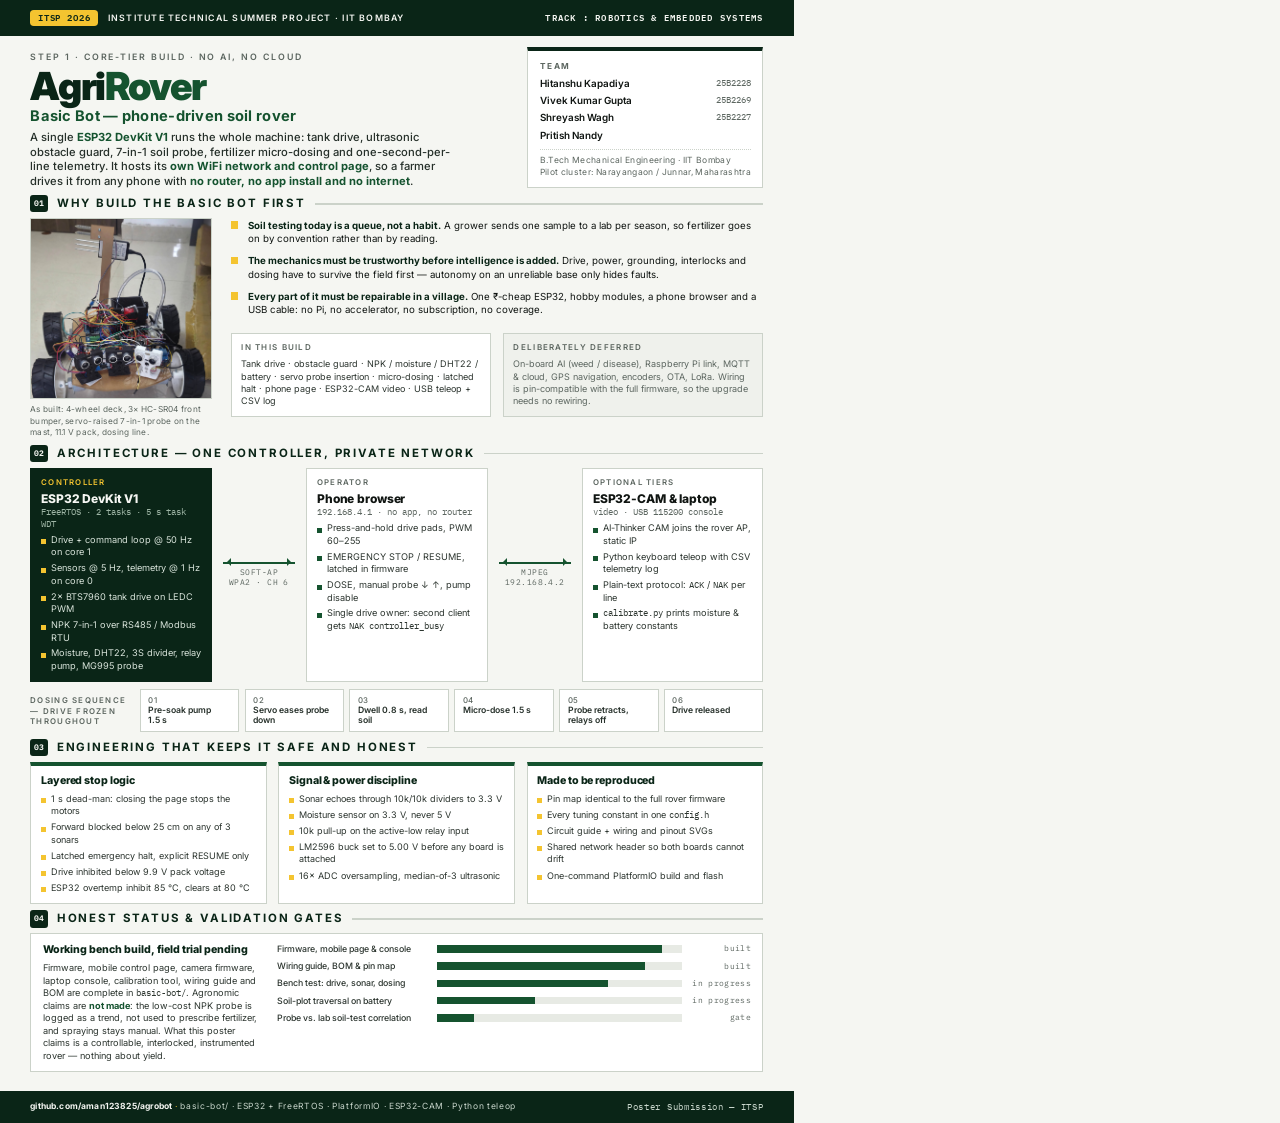
<file: poster/basic-bot-poster.html>
<!DOCTYPE html>
<html lang="en">
<head>
<meta charset="utf-8" />
<title>AgriRover Basic Bot — ITSP Poster</title>
<link rel="preconnect" href="https://fonts.googleapis.com" />
<link rel="preconnect" href="https://fonts.gstatic.com" crossorigin />
<link href="https://fonts.googleapis.com/css2?family=Inter:wght@400;500;600;700;800;900&family=IBM+Plex+Mono:wght@400;500;600&display=swap" rel="stylesheet" />
<style>
  :root{
    --ink:#101512;
    --paper:#F5F6F2;
    --green:#15532F;
    --green-deep:#0A2517;
    --yellow:#F4C430;
    --muted:#5C6660;
    --line:#CBD2C9;
  }
  *{box-sizing:border-box;margin:0;padding:0}
  @page{size:A4 portrait;margin:0}
  html,body{background:var(--paper);color:var(--ink)}
  body{
    font-family:'Inter',system-ui,sans-serif;
    -webkit-font-smoothing:antialiased;
    font-size:7.3pt;
    line-height:1.36;
  }
  .page{
    width:210mm;height:297mm;
    display:flex;flex-direction:column;
    background:var(--paper);
    overflow:hidden;
  }
  .mono{font-family:'IBM Plex Mono',ui-monospace,monospace}

  /* ---------- top rule ---------- */
  .topbar{
    display:flex;align-items:center;justify-content:space-between;
    background:var(--green-deep);color:var(--paper);
    padding:2.6mm 8mm;
    font-size:6.6pt;letter-spacing:.14em;text-transform:uppercase;font-weight:600;
  }
  .topbar .tag{display:flex;align-items:center;gap:2.5mm}
  .chip{background:var(--yellow);color:var(--green-deep);padding:.6mm 2mm;border-radius:1mm;letter-spacing:.1em}

  .body{flex:1;display:flex;flex-direction:column;gap:1.8mm;padding:3mm 8mm 0}

  /* ---------- masthead ---------- */
  .masthead{display:flex;align-items:flex-end;justify-content:space-between;gap:6mm}
  h1{
    font-size:29pt;line-height:.88;font-weight:900;letter-spacing:-.035em;
    color:var(--green-deep);
  }
  h1 span{color:var(--green)}
  h1 .sub{display:block;font-size:11pt;line-height:1.1;letter-spacing:.02em;font-weight:700;color:var(--green);margin-top:1.4mm}
  .kicker{
    font-size:6.6pt;letter-spacing:.22em;text-transform:uppercase;
    color:var(--muted);font-weight:600;margin-bottom:1.6mm;
  }
  .deck{
    margin-top:1.6mm;font-size:8.4pt;line-height:1.3;font-weight:500;max-width:112mm;
    color:#26302A;
  }
  .deck b{color:var(--green);font-weight:700}
  .team{
    border:.45mm solid var(--line);border-top:1.2mm solid var(--green-deep);
    padding:2.4mm 3mm;min-width:52mm;background:#fff;
  }
  .team h4{font-size:6.2pt;letter-spacing:.18em;text-transform:uppercase;color:var(--muted);margin-bottom:1.4mm}
  .team ul{list-style:none;display:flex;flex-direction:column;gap:1mm}
  .team li{display:flex;justify-content:space-between;gap:3mm;font-size:7.4pt}
  .team li b{font-weight:600}
  .team .roll{color:var(--muted);font-size:6.8pt}
  .team .foot{margin-top:1.8mm;padding-top:1.4mm;border-top:.4mm dotted var(--line);font-size:6.4pt;color:var(--muted);letter-spacing:.04em}

  /* ---------- section headers ---------- */
  .sh{display:flex;align-items:center;gap:2.4mm;margin-bottom:1.4mm}
  .sh .n{
    font-size:6.2pt;font-weight:700;background:var(--green-deep);color:var(--paper);
    width:4.6mm;height:4.6mm;display:flex;align-items:center;justify-content:center;border-radius:.8mm;
  }
  .sh h2{font-size:8.6pt;letter-spacing:.16em;text-transform:uppercase;font-weight:700;color:var(--green-deep)}
  .sh .rule{flex:1;height:.4mm;background:var(--line)}

  /* ---------- hero + scope ---------- */
  .split{display:flex;gap:5mm;align-items:stretch}
  .hero{width:48mm;flex:none;display:flex;flex-direction:column}
    .hero .frame{height:48mm;overflow:hidden;border:.45mm solid var(--line);background:#F2F3EF}
  .hero img{width:100%;height:100%;object-fit:cover;object-position:50% 45%;display:block}
  .cap{font-size:6.2pt;color:var(--muted);margin-top:1.4mm;letter-spacing:.03em}
  .colright{flex:1;display:flex;flex-direction:column;gap:2.4mm}

  .facts{display:flex;flex-direction:column;gap:2mm}
  .fact{display:flex;gap:2.6mm;align-items:baseline}
  .fact .b{width:2mm;height:2mm;background:var(--yellow);flex:none;margin-top:1mm}
  .fact p{flex:1}
  .fact strong{font-weight:700;color:var(--green-deep)}

  /* scope in / out */
  .scope{display:flex;gap:3mm;margin-top:2mm}
  .scopecol{flex:1;border:.4mm solid var(--line);background:#fff;padding:2.2mm 2.6mm}
  .scopecol.out{background:#EFF1EC}
  .scopecol h5{font-size:6pt;letter-spacing:.16em;text-transform:uppercase;color:var(--muted);font-weight:600;margin-bottom:1.4mm}
  .scopecol p{font-size:6.8pt;color:#2C352F}
  .scopecol.out p{color:var(--muted)}

  /* ---------- architecture ---------- */
  .arch{display:flex;gap:3mm;align-items:stretch}
  .node{
    flex:1;border:.45mm solid var(--line);background:#fff;padding:2.2mm 2.6mm;
    display:flex;flex-direction:column;gap:1.2mm;
  }
  .node.dark{background:var(--green-deep);border-color:var(--green-deep);color:var(--paper)}
  .node.dark .nlabel{color:var(--yellow)}
  .node.dark li{color:#D8E3DA}
  .node.dark li::before{background:var(--yellow)}
  .nlabel{font-size:5.9pt;letter-spacing:.16em;text-transform:uppercase;color:var(--muted);font-weight:600}
  .ntitle{font-size:9pt;font-weight:800;line-height:1.1;letter-spacing:-.01em}
  .nsub{font-size:6.4pt;color:var(--muted);margin-top:-1mm}
  .node.dark .nsub{color:#9FB6A6}
  .node ul{list-style:none;display:flex;flex-direction:column;gap:.9mm}
  .node li{font-size:6.9pt;padding-left:2.6mm;position:relative;color:#2C352F}
  .node li::before{content:'';position:absolute;left:0;top:1.5mm;width:1.3mm;height:1.3mm;background:var(--green)}
  .link{flex:none;width:19mm;display:flex;flex-direction:column;align-items:center;justify-content:center;gap:1mm}
  .link .wire{width:100%;height:.5mm;background:var(--green);position:relative}
  .link .wire::before,.link .wire::after{content:'';position:absolute;top:-1.05mm;border:1.1mm solid transparent}
  .link .wire::before{left:0;border-right-color:var(--green)}
  .link .wire::after{right:0;border-left-color:var(--green)}
  .link span{font-size:5.7pt;letter-spacing:.06em;color:var(--muted);text-align:center;line-height:1.25}

  /* ---------- cards ---------- */
  .cards{display:flex;gap:3mm}
  .card{flex:1;border:.45mm solid var(--line);border-top:1.2mm solid var(--green);background:#fff;padding:2.2mm 2.6mm;display:flex;flex-direction:column;gap:1.2mm}
  .card h3{font-size:8pt;font-weight:800;letter-spacing:-.01em;color:var(--green-deep)}
  .card ul{list-style:none;display:flex;flex-direction:column;gap:1mm}
  .card li{font-size:6.8pt;padding-left:2.6mm;position:relative;color:#2C352F}
  .card li::before{content:'';position:absolute;left:0;top:1.4mm;width:1.3mm;height:1.3mm;background:var(--yellow)}

  /* ---------- dosing sequence ---------- */
  .loopwrap{display:flex;align-items:center;gap:3mm;margin-top:2mm}
  .loopwrap .nlabel{width:26mm;flex:none;line-height:1.3}
  .loop{flex:1;display:flex;gap:1.4mm}
  .step{flex:1;border:.4mm solid var(--line);background:#fff;padding:1.4mm 2mm;font-size:6.5pt;font-weight:600;color:#26302A;line-height:1.2}
  .step em{display:block;font-style:normal;font-size:5.9pt;font-weight:500;color:var(--muted);letter-spacing:.06em;text-transform:uppercase}

  /* ---------- status ---------- */
  .status{display:flex;gap:4mm;border:.45mm solid var(--line);background:#fff;padding:2.4mm 3mm}
  .status .left{width:58mm;flex:none}
  .status h3{font-size:8pt;font-weight:800;color:var(--green-deep);margin-bottom:1.2mm}
  .status p{font-size:6.9pt;color:#2C352F}
  .status p b{color:var(--green)}
  .gates{flex:1;display:flex;flex-direction:column;gap:1.4mm}
  .gate{display:flex;align-items:center;gap:2.4mm}
  .gate .lab{font-size:6.6pt;width:40mm;flex:none;color:#2C352F;font-weight:500}
  .gate .track{flex:1;height:2mm;background:#E7EAE4;position:relative}
  .gate .fill{position:absolute;left:0;top:0;bottom:0;background:var(--green)}
  .gate .pct{font-size:6.2pt;color:var(--muted);width:16mm;flex:none;text-align:right;letter-spacing:.04em}

  /* ---------- footer ---------- */
  footer{
    margin-top:auto;display:flex;align-items:center;justify-content:space-between;
    background:var(--green-deep);color:#C9D6CC;padding:2.6mm 8mm;font-size:6.4pt;letter-spacing:.08em;
  }
  footer b{color:var(--paper);letter-spacing:.02em}
  footer .yellow{color:var(--yellow)}
</style>
</head>
<body>
<div class="page">

  <div class="topbar">
    <div class="tag">
      <span class="chip mono">ITSP 2026</span>
      <span>Institute Technical Summer Project · IIT Bombay</span>
    </div>
    <div class="mono">Track&nbsp;: Robotics &amp; Embedded Systems</div>
  </div>

  <div class="body">

    <!-- MASTHEAD -->
    <div class="masthead">
      <div>
        <div class="kicker">Step 1 · Core-tier build · no AI, no cloud</div>
        <h1>Agri<span>Rover</span><span class="sub">Basic Bot — phone-driven soil rover</span></h1>
        <p class="deck">
          A single <b>ESP32 DevKit V1</b> runs the whole machine: tank drive, ultrasonic obstacle
          guard, 7-in-1 soil probe, fertilizer micro-dosing and one-second-per-line telemetry.
          It hosts its <b>own WiFi network and control page</b>, so a farmer drives it from any
          phone with <b>no router, no app install and no internet</b>.
        </p>
      </div>
      <div class="team">
        <h4>Team</h4>
        <ul>
          <li><b>Hitanshu Kapadiya</b><span class="roll mono">25B2228</span></li>
          <li><b>Vivek Kumar Gupta</b><span class="roll mono">25B2269</span></li>
          <li><b>Shreyash Wagh</b><span class="roll mono">25B2227</span></li>
          <li><b>Pritish Nandy</b><span class="roll mono"></span></li>
        </ul>
        <div class="foot">B.Tech Mechanical Engineering · IIT Bombay<br />Pilot cluster: Narayangaon / Junnar, Maharashtra</div>
      </div>
    </div>

    <!-- WHY + SCOPE -->
    <div>
      <div class="sh"><span class="n mono">01</span><h2>Why build the basic bot first</h2><span class="rule"></span></div>
      <div class="split">
        <div class="hero">
          <div class="frame">
            <img src="assets/basic-bot-real-front.jpg" alt="The assembled AgriRover Basic Bot prototype: four-wheel chassis with three forward ultrasonic sensors and a raised soil-probe arm" /></div>
          <div class="cap">As built: 4-wheel deck, 3× HC-SR04 front bumper, servo-raised 7-in-1 probe on the mast, 11.1 V pack, dosing line.</div>
        </div>
        <div class="colright">
          <div class="facts">
            <div class="fact"><span class="b"></span><p><strong>Soil testing today is a queue, not a habit.</strong> A grower sends one sample to a lab per season, so fertilizer goes on by convention rather than by reading.</p></div>
            <div class="fact"><span class="b"></span><p><strong>The mechanics must be trustworthy before intelligence is added.</strong> Drive, power, grounding, interlocks and dosing have to survive the field first — autonomy on an unreliable base only hides faults.</p></div>
            <div class="fact"><span class="b"></span><p><strong>Every part of it must be repairable in a village.</strong> One ₹-cheap ESP32, hobby modules, a phone browser and a USB cable: no Pi, no accelerator, no subscription, no coverage.</p></div>
          </div>
          <div class="scope">
            <div class="scopecol">
              <h5>In this build</h5>
              <p>Tank drive · obstacle guard · NPK / moisture / DHT22 / battery · servo probe insertion · micro-dosing · latched halt · phone page · ESP32-CAM video · USB teleop + CSV log</p>
            </div>
            <div class="scopecol out">
              <h5>Deliberately deferred</h5>
              <p>On-board AI (weed / disease), Raspberry Pi link, MQTT &amp; cloud, GPS navigation, encoders, OTA, LoRa. Wiring is pin-compatible with the full firmware, so the upgrade needs no rewiring.</p>
            </div>
          </div>
        </div>
      </div>
    </div>

    <!-- ARCHITECTURE -->
    <div>
      <div class="sh"><span class="n mono">02</span><h2>Architecture — one controller, private network</h2><span class="rule"></span></div>
      <div class="arch">
        <div class="node dark">
          <div class="nlabel">Controller</div>
          <div class="ntitle">ESP32 DevKit V1</div>
          <div class="nsub mono">FreeRTOS · 2 tasks · 5 s task WDT</div>
          <ul>
            <li>Drive + command loop @ 50 Hz on core 1</li>
            <li>Sensors @ 5 Hz, telemetry @ 1 Hz on core 0</li>
            <li>2× BTS7960 tank drive on LEDC PWM</li>
            <li>NPK 7-in-1 over RS485 / Modbus RTU</li>
            <li>Moisture, DHT22, 3S divider, relay pump, MG995 probe</li>
          </ul>
        </div>
        <div class="link">
          <div class="wire"></div>
          <span class="mono">SOFT-AP<br />WPA2 · CH 6</span>
        </div>
        <div class="node">
          <div class="nlabel">Operator</div>
          <div class="ntitle">Phone browser</div>
          <div class="nsub mono">192.168.4.1 · no app, no router</div>
          <ul>
            <li>Press-and-hold drive pads, PWM 60–255</li>
            <li>EMERGENCY STOP / RESUME, latched in firmware</li>
            <li>DOSE, manual probe ↓ ↑, pump disable</li>
            <li>Single drive owner: second client gets <span class="mono">NAK controller_busy</span></li>
          </ul>
        </div>
        <div class="link">
          <div class="wire"></div>
          <span class="mono">MJPEG<br />192.168.4.2</span>
        </div>
        <div class="node">
          <div class="nlabel">Optional tiers</div>
          <div class="ntitle">ESP32-CAM &amp; laptop</div>
          <div class="nsub mono">video · USB 115200 console</div>
          <ul>
            <li>AI-Thinker CAM joins the rover AP, static IP</li>
            <li>Python keyboard teleop with CSV telemetry log</li>
            <li>Plain-text protocol: <span class="mono">ACK</span> / <span class="mono">NAK</span> per line</li>
            <li><span class="mono">calibrate.py</span> prints moisture &amp; battery constants</li>
          </ul>
        </div>
      </div>
      <div class="loopwrap">
        <div class="nlabel">Dosing sequence — drive frozen throughout</div>
        <div class="loop">
          <span class="step"><em>01</em>Pre-soak pump 1.5&nbsp;s</span>
          <span class="step"><em>02</em>Servo eases probe down</span>
          <span class="step"><em>03</em>Dwell 0.8 s, read soil</span>
          <span class="step"><em>04</em>Micro-dose 1.5 s</span>
          <span class="step"><em>05</em>Probe retracts, relays off</span>
          <span class="step"><em>06</em>Drive released</span>
        </div>
      </div>
    </div>

    <!-- CARDS -->
    <div>
      <div class="sh"><span class="n mono">03</span><h2>Engineering that keeps it safe and honest</h2><span class="rule"></span></div>
      <div class="cards">
        <div class="card">
          <h3>Layered stop logic</h3>
          <ul>
            <li>1 s dead-man: closing the page stops the motors</li>
            <li>Forward blocked below 25 cm on any of 3 sonars</li>
            <li>Latched emergency halt, explicit RESUME only</li>
            <li>Drive inhibited below 9.9 V pack voltage</li>
            <li>ESP32 overtemp inhibit 85&nbsp;°C, clears at 80&nbsp;°C</li>
            </ul>
        </div>
        <div class="card">
          <h3>Signal &amp; power discipline</h3>
          <ul>
            <li>Sonar echoes through 10k/10k dividers to 3.3 V</li>
            <li>Moisture sensor on 3.3 V, never 5 V</li>
            <li>10k pull-up on the active-low relay input</li>
            <li>LM2596 buck set to 5.00 V before any board is attached</li>
            <li>16× ADC oversampling, median-of-3 ultrasonic</li>
            </ul>
        </div>
        <div class="card">
          <h3>Made to be reproduced</h3>
          <ul>
            <li>Pin map identical to the full rover firmware</li>
            <li>Every tuning constant in one <span class="mono">config.h</span></li>
            <li>Circuit guide + wiring and pinout SVGs</li>
            <li>Shared network header so both boards cannot drift</li>
            <li>One-command PlatformIO build and flash</li>
            </ul>
        </div>
      </div>
    </div>

    <!-- STATUS -->
    <div>
      <div class="sh"><span class="n mono">04</span><h2>Honest status &amp; validation gates</h2><span class="rule"></span></div>
      <div class="status">
        <div class="left">
          <h3>Working bench build, field trial pending</h3>
          <p>Firmware, mobile control page, camera firmware, laptop console, calibration tool, wiring guide and BOM are complete in <span class="mono">basic-bot/</span>. Agronomic claims are <b>not made</b>: the low-cost NPK probe is logged as a trend, not used to prescribe fertilizer, and spraying stays manual. What this poster claims is a controllable, interlocked, instrumented rover — nothing about yield.</p>
        </div>
        <div class="gates">
          <div class="gate"><span class="lab">Firmware, mobile page &amp; console</span><span class="track"><span class="fill" style="width:92%"></span></span><span class="pct mono">built</span></div>
          <div class="gate"><span class="lab">Wiring guide, BOM &amp; pin map</span><span class="track"><span class="fill" style="width:85%"></span></span><span class="pct mono">built</span></div>
          <div class="gate"><span class="lab">Bench test: drive, sonar, dosing</span><span class="track"><span class="fill" style="width:70%"></span></span><span class="pct mono">in progress</span></div>
          <div class="gate"><span class="lab">Soil-plot traversal on battery</span><span class="track"><span class="fill" style="width:40%"></span></span><span class="pct mono">in progress</span></div>
          <div class="gate"><span class="lab">Probe vs. lab soil-test correlation</span><span class="track"><span class="fill" style="width:15%"></span></span><span class="pct mono">gate</span></div>
        </div>
      </div>
    </div>

  </div>

  <footer>
    <div><b>github.com/aman123825/agrobot</b><span class="yellow"> · </span>basic-bot/ · ESP32 + FreeRTOS · PlatformIO · ESP32-CAM · Python teleop</div>
    <div class="mono">Poster Submission — ITSP</div>
  </footer>

</div>
</body>
</html>
</file>
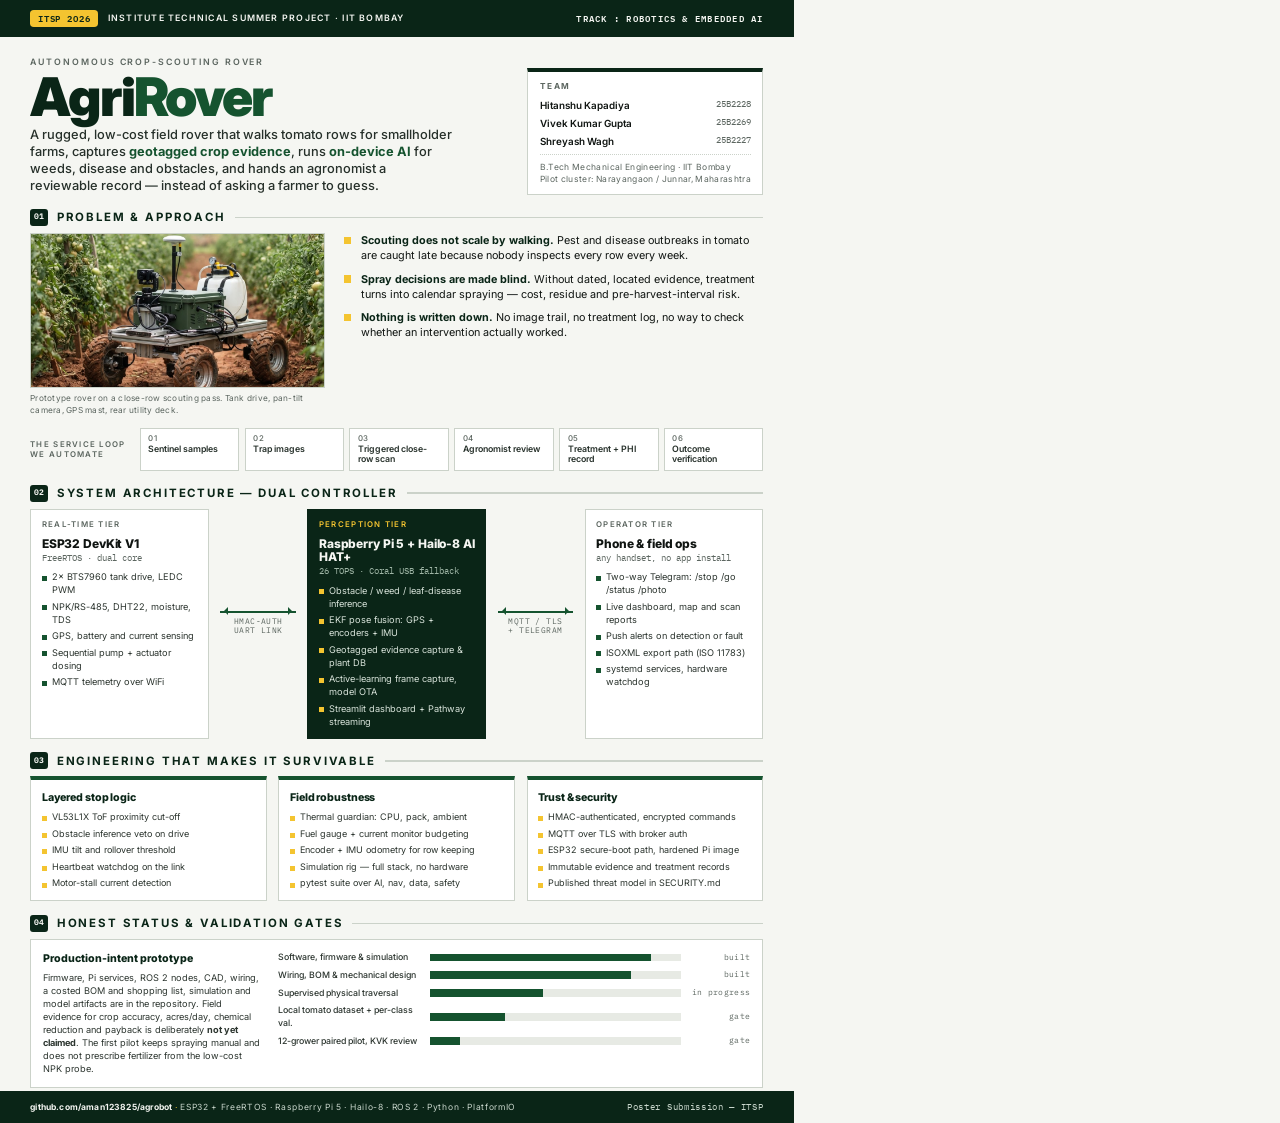
<file: poster/poster.html>
<!DOCTYPE html>
<html lang="en">
<head>
<meta charset="utf-8" />
<title>AgriRover — ITSP Poster</title>
<link rel="preconnect" href="https://fonts.googleapis.com" />
<link rel="preconnect" href="https://fonts.gstatic.com" crossorigin />
<link href="https://fonts.googleapis.com/css2?family=Inter:wght@400;500;600;700;800;900&family=IBM+Plex+Mono:wght@400;500;600&display=swap" rel="stylesheet" />
<style>
  :root{
    --ink:#101512;
    --paper:#F5F6F2;
    --green:#15532F;
    --green-deep:#0A2517;
    --yellow:#F4C430;
    --muted:#5C6660;
    --line:#CBD2C9;
  }
  *{box-sizing:border-box;margin:0;padding:0}
  @page{size:A4 portrait;margin:0}
  html,body{background:var(--paper);color:var(--ink)}
  body{
    font-family:'Inter',system-ui,sans-serif;
    -webkit-font-smoothing:antialiased;
    font-size:8.1pt;
    line-height:1.42;
  }
  .page{
    width:210mm;height:297mm;
    display:flex;flex-direction:column;
    background:var(--paper);
    overflow:hidden;
  }
  .mono{font-family:'IBM Plex Mono',ui-monospace,monospace}

  /* ---------- top rule ---------- */
  .topbar{
    display:flex;align-items:center;justify-content:space-between;
    background:var(--green-deep);color:var(--paper);
    padding:2.6mm 8mm;
    font-size:6.6pt;letter-spacing:.14em;text-transform:uppercase;font-weight:600;
  }
  .topbar .tag{display:flex;align-items:center;gap:2.5mm}
  .chip{background:var(--yellow);color:var(--green-deep);padding:.6mm 2mm;border-radius:1mm;letter-spacing:.1em}

  .body{flex:1;display:flex;flex-direction:column;gap:3.6mm;padding:5mm 8mm 0}

  /* ---------- masthead ---------- */
  .masthead{display:flex;align-items:flex-end;justify-content:space-between;gap:6mm}
  h1{
    font-size:40pt;line-height:.86;font-weight:900;letter-spacing:-.035em;
    color:var(--green-deep);
  }
  h1 span{color:var(--green)}
  .kicker{
    font-size:6.6pt;letter-spacing:.22em;text-transform:uppercase;
    color:var(--muted);font-weight:600;margin-bottom:1.6mm;
  }
  .deck{
    margin-top:2mm;font-size:9.6pt;line-height:1.32;font-weight:500;max-width:112mm;
    color:#26302A;
  }
  .deck b{color:var(--green);font-weight:700}
  .team{
    border:.45mm solid var(--line);border-top:1.2mm solid var(--green-deep);
    padding:2.4mm 3mm;min-width:52mm;background:#fff;
  }
  .team h4{font-size:6.2pt;letter-spacing:.18em;text-transform:uppercase;color:var(--muted);margin-bottom:1.4mm}
  .team ul{list-style:none;display:flex;flex-direction:column;gap:1mm}
  .team li{display:flex;justify-content:space-between;gap:3mm;font-size:7.4pt}
  .team li b{font-weight:600}
  .team .roll{color:var(--muted);font-size:6.8pt}
  .team .foot{margin-top:1.8mm;padding-top:1.4mm;border-top:.4mm dotted var(--line);font-size:6.4pt;color:var(--muted);letter-spacing:.04em}

  /* ---------- section headers ---------- */
  .sh{
    display:flex;align-items:center;gap:2.4mm;margin-bottom:1.8mm;
  }
  .sh .n{
    font-size:6.2pt;font-weight:700;background:var(--green-deep);color:var(--paper);
    width:4.6mm;height:4.6mm;display:flex;align-items:center;justify-content:center;border-radius:.8mm;
  }
  .sh h2{font-size:8.6pt;letter-spacing:.16em;text-transform:uppercase;font-weight:700;color:var(--green-deep)}
  .sh .rule{flex:1;height:.4mm;background:var(--line)}

  /* ---------- hero + problem ---------- */
  .split{display:flex;gap:5mm;align-items:stretch}
  .hero{width:78mm;flex:none;display:flex;flex-direction:column}
  .hero .frame{height:41mm;overflow:hidden;border:.45mm solid var(--line);background:#fff}
  .hero img{width:100%;height:100%;object-fit:cover;display:block}
  .cap{font-size:6.2pt;color:var(--muted);margin-top:1.4mm;letter-spacing:.03em}
  .colright{flex:1;display:flex;flex-direction:column;gap:3.4mm}

  .facts{display:flex;flex-direction:column;gap:2mm}
  .fact{display:flex;gap:2.6mm;align-items:baseline}
  .fact .b{width:2mm;height:2mm;background:var(--yellow);flex:none;margin-top:1mm}
  .fact p{flex:1}
  .fact strong{font-weight:700;color:var(--green-deep)}

  .loopwrap{margin-top:3mm;display:flex;align-items:center;gap:3mm}
  .loopwrap .nlabel{width:26mm;flex:none;line-height:1.3}
  .loop{flex:1;display:flex;gap:1.4mm}
  .step{
    flex:1;border:.4mm solid var(--line);background:#fff;padding:1.4mm 2mm;
    font-size:6.6pt;font-weight:600;color:#26302A;line-height:1.2;
  }
  .step em{display:block;font-style:normal;font-size:5.9pt;font-weight:500;color:var(--muted);letter-spacing:.06em;text-transform:uppercase}

  /* ---------- architecture ---------- */
  .arch{display:flex;gap:3mm;align-items:stretch}
  .node{
    flex:1;border:.45mm solid var(--line);background:#fff;padding:2.6mm 2.8mm;
    display:flex;flex-direction:column;gap:1.6mm;
  }
  .node.dark{background:var(--green-deep);border-color:var(--green-deep);color:var(--paper)}
  .node.dark .nlabel{color:var(--yellow)}
  .node.dark li{color:#D8E3DA}
  .node.dark li::before{background:var(--yellow)}
  .nlabel{font-size:5.9pt;letter-spacing:.16em;text-transform:uppercase;color:var(--muted);font-weight:600}
  .ntitle{font-size:9pt;font-weight:800;line-height:1.1;letter-spacing:-.01em}
  .nsub{font-size:6.4pt;color:var(--muted);margin-top:-1mm}
  .node.dark .nsub{color:#9FB6A6}
  .node ul{list-style:none;display:flex;flex-direction:column;gap:.9mm}
  .node li{font-size:6.9pt;padding-left:2.6mm;position:relative;color:#2C352F}
  .node li::before{content:'';position:absolute;left:0;top:1.5mm;width:1.3mm;height:1.3mm;background:var(--green)}
  .link{
    flex:none;width:20mm;display:flex;flex-direction:column;align-items:center;justify-content:center;gap:1mm;
  }
  .link .wire{width:100%;height:.5mm;background:var(--green);position:relative}
  .link .wire::before,.link .wire::after{
    content:'';position:absolute;top:-1.05mm;border:1.1mm solid transparent;
  }
  .link .wire::before{left:0;border-right-color:var(--green)}
  .link .wire::after{right:0;border-left-color:var(--green)}
  .link span{font-size:5.7pt;letter-spacing:.06em;color:var(--muted);text-align:center;line-height:1.25}

  /* ---------- three cards ---------- */
  .cards{display:flex;gap:3mm}
  .card{flex:1;border:.45mm solid var(--line);border-top:1.2mm solid var(--green);background:#fff;padding:2.6mm 2.8mm;display:flex;flex-direction:column;gap:1.5mm}
  .card h3{font-size:8pt;font-weight:800;letter-spacing:-.01em;color:var(--green-deep)}
  .card ul{list-style:none;display:flex;flex-direction:column;gap:1mm}
  .card li{font-size:6.8pt;padding-left:2.6mm;position:relative;color:#2C352F}
  .card li::before{content:'';position:absolute;left:0;top:1.4mm;width:1.3mm;height:1.3mm;background:var(--yellow)}

  /* ---------- status ---------- */
  .status{display:flex;gap:4mm;border:.45mm solid var(--line);background:#fff;padding:3mm 3.2mm}
  .status .left{width:58mm;flex:none}
  .status h3{font-size:8pt;font-weight:800;color:var(--green-deep);margin-bottom:1.2mm}
  .status p{font-size:6.9pt;color:#2C352F}
  .gates{flex:1;display:flex;flex-direction:column;gap:1.4mm}
  .gate{display:flex;align-items:center;gap:2.4mm}
  .gate .lab{font-size:6.6pt;width:38mm;flex:none;color:#2C352F;font-weight:500}
  .gate .track{flex:1;height:2mm;background:#E7EAE4;position:relative}
  .gate .fill{position:absolute;left:0;top:0;bottom:0;background:var(--green)}
  .gate .pct{font-size:6.2pt;color:var(--muted);width:16mm;flex:none;text-align:right;letter-spacing:.04em}

  /* ---------- footer ---------- */
  footer{
    margin-top:auto;display:flex;align-items:center;justify-content:space-between;
    background:var(--green-deep);color:#C9D6CC;padding:2.6mm 8mm;font-size:6.4pt;letter-spacing:.08em;
  }
  footer b{color:var(--paper);letter-spacing:.02em}
  footer .yellow{color:var(--yellow)}
</style>
</head>
<body>
<div class="page">

  <div class="topbar">
    <div class="tag">
      <span class="chip mono">ITSP 2026</span>
      <span>Institute Technical Summer Project · IIT Bombay</span>
    </div>
    <div class="mono">Track&nbsp;: Robotics &amp; Embedded AI</div>
  </div>

  <div class="body">

    <!-- MASTHEAD -->
    <div class="masthead">
      <div>
        <div class="kicker">Autonomous crop-scouting rover</div>
        <h1>Agri<span>Rover</span></h1>
        <p class="deck">
          A rugged, low-cost field rover that walks tomato rows for smallholder farms,
          captures <b>geotagged crop evidence</b>, runs <b>on-device AI</b> for weeds,
          disease and obstacles, and hands an agronomist a reviewable record —
          instead of asking a farmer to guess.
        </p>
      </div>
      <div class="team">
        <h4>Team</h4>
        <ul>
          <li><b>Hitanshu Kapadiya</b><span class="roll mono">25B2228</span></li>
          <li><b>Vivek Kumar Gupta</b><span class="roll mono">25B2269</span></li>
          <li><b>Shreyash Wagh</b><span class="roll mono">25B2227</span></li>
        </ul>
        <div class="foot">B.Tech Mechanical Engineering · IIT Bombay<br />Pilot cluster: Narayangaon / Junnar, Maharashtra</div>
      </div>
    </div>

    <!-- PROBLEM + LOOP -->
    <div>
      <div class="sh"><span class="n mono">01</span><h2>Problem &amp; approach</h2><span class="rule"></span></div>
      <div class="split">
        <div class="hero">
          <div class="frame">
            <img src="assets/rover-hero.png" alt="AgriRover prototype driving between staked tomato rows" />
          </div>
          <div class="cap">Prototype rover on a close-row scouting pass. Tank drive, pan-tilt camera, GPS mast, rear utility deck.</div>
        </div>
        <div class="colright">
          <div class="facts">
            <div class="fact"><span class="b"></span><p><strong>Scouting does not scale by walking.</strong> Pest and disease outbreaks in tomato are caught late because nobody inspects every row every week.</p></div>
            <div class="fact"><span class="b"></span><p><strong>Spray decisions are made blind.</strong> Without dated, located evidence, treatment turns into calendar spraying — cost, residue and pre-harvest-interval risk.</p></div>
            <div class="fact"><span class="b"></span><p><strong>Nothing is written down.</strong> No image trail, no treatment log, no way to check whether an intervention actually worked.</p></div>
          </div>
        </div>
      </div>
      <div class="loopwrap">
        <div class="nlabel">The service loop we automate</div>
        <div class="loop">
          <span class="step"><em>01</em>Sentinel samples</span>
          <span class="step"><em>02</em>Trap images</span>
          <span class="step"><em>03</em>Triggered close-row scan</span>
          <span class="step"><em>04</em>Agronomist review</span>
          <span class="step"><em>05</em>Treatment + PHI record</span>
          <span class="step"><em>06</em>Outcome verification</span>
        </div>
      </div>
    </div>

    <!-- ARCHITECTURE -->
    <div>
      <div class="sh"><span class="n mono">02</span><h2>System architecture — dual controller</h2><span class="rule"></span></div>
      <div class="arch">
        <div class="node">
          <div class="nlabel">Real-time tier</div>
          <div class="ntitle">ESP32 DevKit V1</div>
          <div class="nsub mono">FreeRTOS · dual core</div>
          <ul>
            <li>2× BTS7960 tank drive, LEDC PWM</li>
            <li>NPK/RS-485, DHT22, moisture, TDS</li>
            <li>GPS, battery and current sensing</li>
            <li>Sequential pump + actuator dosing</li>
            <li>MQTT telemetry over WiFi</li>
          </ul>
        </div>
        <div class="link">
          <div class="wire"></div>
          <span class="mono">HMAC-AUTH<br />UART LINK</span>
        </div>
        <div class="node dark">
          <div class="nlabel">Perception tier</div>
          <div class="ntitle">Raspberry Pi 5 + Hailo-8 AI HAT+</div>
          <div class="nsub mono">26 TOPS · Coral USB fallback</div>
          <ul>
            <li>Obstacle / weed / leaf-disease inference</li>
            <li>EKF pose fusion: GPS + encoders + IMU</li>
            <li>Geotagged evidence capture &amp; plant DB</li>
            <li>Active-learning frame capture, model OTA</li>
            <li>Streamlit dashboard + Pathway streaming</li>
          </ul>
        </div>
        <div class="link">
          <div class="wire"></div>
          <span class="mono">MQTT / TLS<br />+ TELEGRAM</span>
        </div>
        <div class="node">
          <div class="nlabel">Operator tier</div>
          <div class="ntitle">Phone &amp; field ops</div>
          <div class="nsub mono">any handset, no app install</div>
          <ul>
            <li>Two-way Telegram: /stop /go /status /photo</li>
            <li>Live dashboard, map and scan reports</li>
            <li>Push alerts on detection or fault</li>
            <li>ISOXML export path (ISO 11783)</li>
            <li>systemd services, hardware watchdog</li>
          </ul>
        </div>
      </div>
    </div>

    <!-- CARDS -->
    <div>
      <div class="sh"><span class="n mono">03</span><h2>Engineering that makes it survivable</h2><span class="rule"></span></div>
      <div class="cards">
        <div class="card">
          <h3>Layered stop logic</h3>
          <ul>
            <li>VL53L1X ToF proximity cut-off</li>
            <li>Obstacle inference veto on drive</li>
            <li>IMU tilt and rollover threshold</li>
            <li>Heartbeat watchdog on the link</li>
            <li>Motor-stall current detection</li>
          </ul>
        </div>
        <div class="card">
          <h3>Field robustness</h3>
          <ul>
            <li>Thermal guardian: CPU, pack, ambient</li>
            <li>Fuel gauge + current monitor budgeting</li>
            <li>Encoder + IMU odometry for row keeping</li>
            <li>Simulation rig — full stack, no hardware</li>
            <li>pytest suite over AI, nav, data, safety</li>
          </ul>
        </div>
        <div class="card">
          <h3>Trust &amp; security</h3>
          <ul>
            <li>HMAC-authenticated, encrypted commands</li>
            <li>MQTT over TLS with broker auth</li>
            <li>ESP32 secure-boot path, hardened Pi image</li>
            <li>Immutable evidence and treatment records</li>
            <li>Published threat model in SECURITY.md</li>
          </ul>
        </div>
      </div>
    </div>

    <!-- STATUS -->
    <div>
      <div class="sh"><span class="n mono">04</span><h2>Honest status &amp; validation gates</h2><span class="rule"></span></div>
      <div class="status">
        <div class="left">
          <h3>Production-intent prototype</h3>
          <p>Firmware, Pi services, ROS 2 nodes, CAD, wiring, a costed BOM and shopping list, simulation and model artifacts are in the repository. Field evidence for crop accuracy, acres/day, chemical reduction and payback is deliberately <b>not yet claimed</b>. The first pilot keeps spraying manual and does not prescribe fertilizer from the low-cost NPK probe.</p>
        </div>
        <div class="gates">
          <div class="gate"><span class="lab">Software, firmware &amp; simulation</span><span class="track"><span class="fill" style="width:88%"></span></span><span class="pct mono">built</span></div>
          <div class="gate"><span class="lab">Wiring, BOM &amp; mechanical design</span><span class="track"><span class="fill" style="width:80%"></span></span><span class="pct mono">built</span></div>
          <div class="gate"><span class="lab">Supervised physical traversal</span><span class="track"><span class="fill" style="width:45%"></span></span><span class="pct mono">in progress</span></div>
          <div class="gate"><span class="lab">Local tomato dataset + per-class val.</span><span class="track"><span class="fill" style="width:30%"></span></span><span class="pct mono">gate</span></div>
          <div class="gate"><span class="lab">12-grower paired pilot, KVK review</span><span class="track"><span class="fill" style="width:12%"></span></span><span class="pct mono">gate</span></div>
        </div>
      </div>
    </div>

  </div>

  <footer>
    <div><b>github.com/aman123825/agrobot</b><span class="yellow"> · </span>ESP32 + FreeRTOS · Raspberry Pi 5 · Hailo-8 · ROS 2 · Python · PlatformIO</div>
    <div class="mono">Poster Submission — ITSP</div>
  </footer>

</div>
</body>
</html>
</file>
